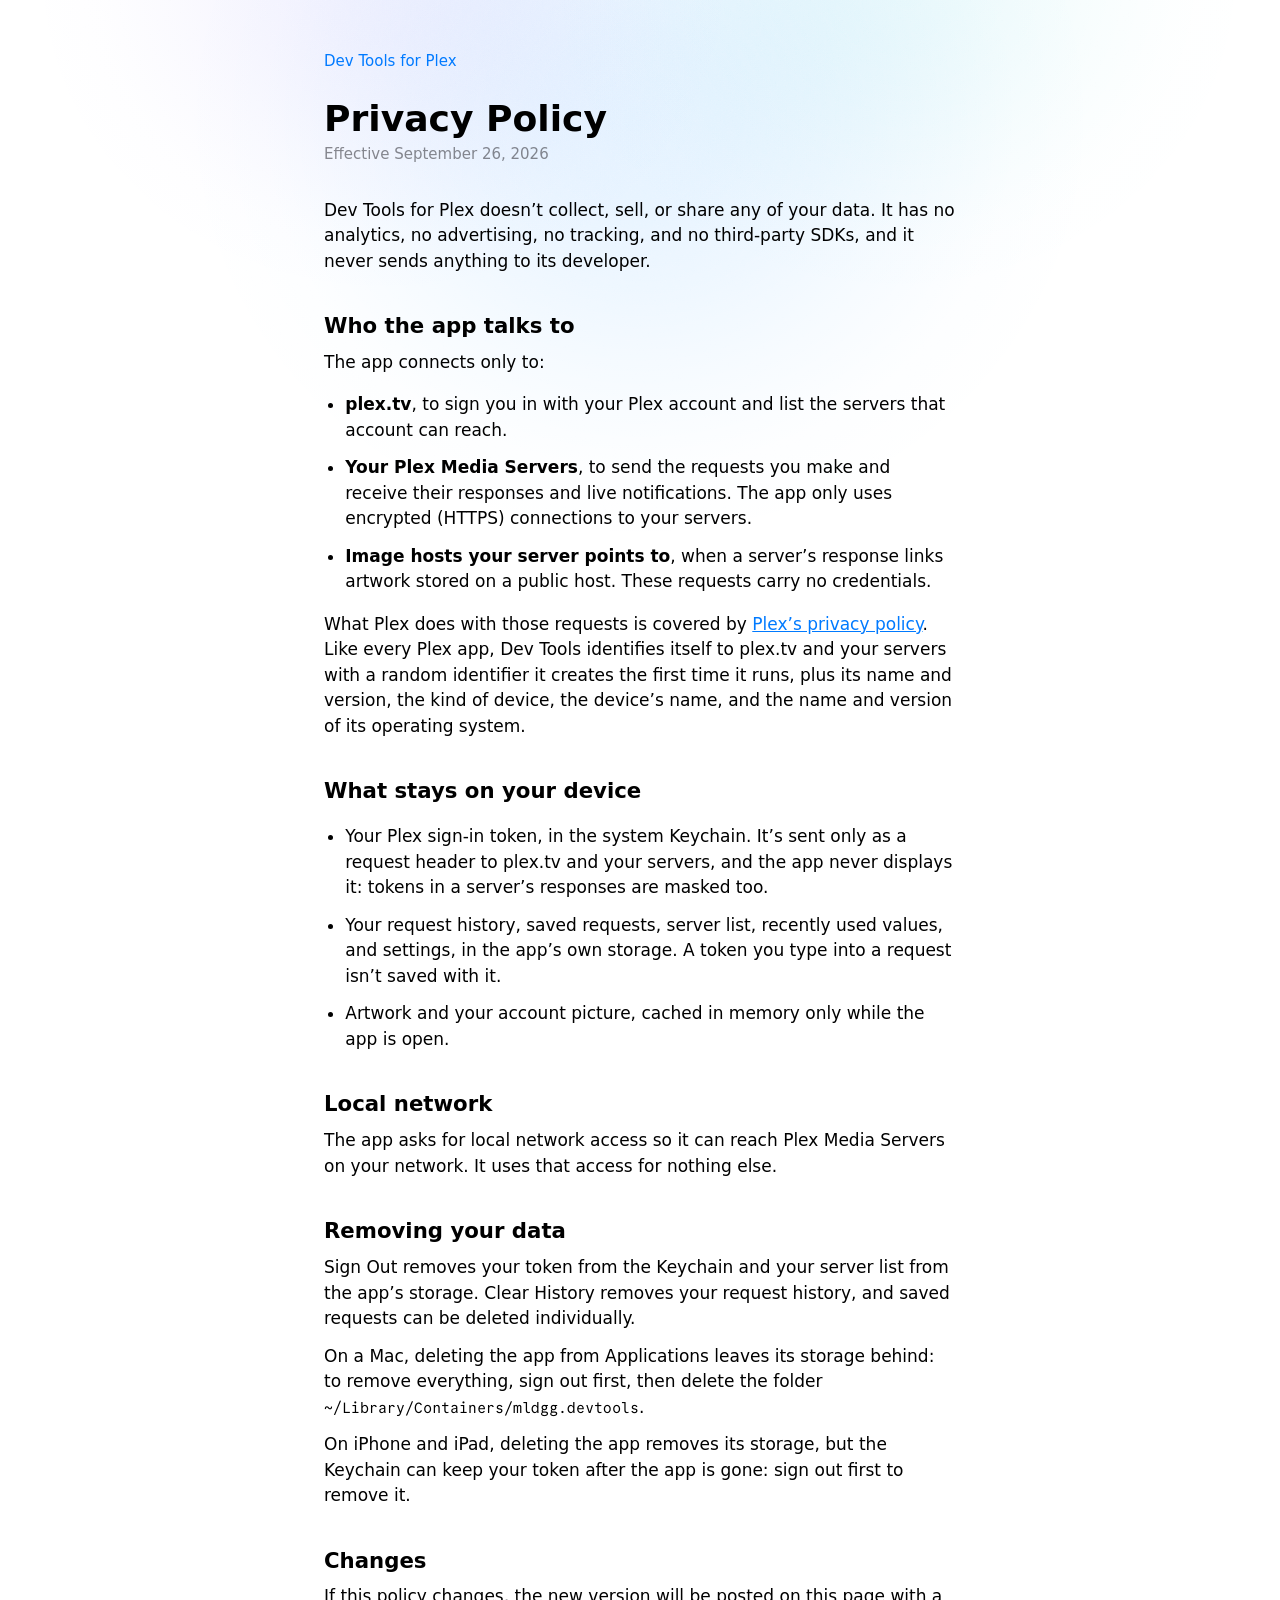
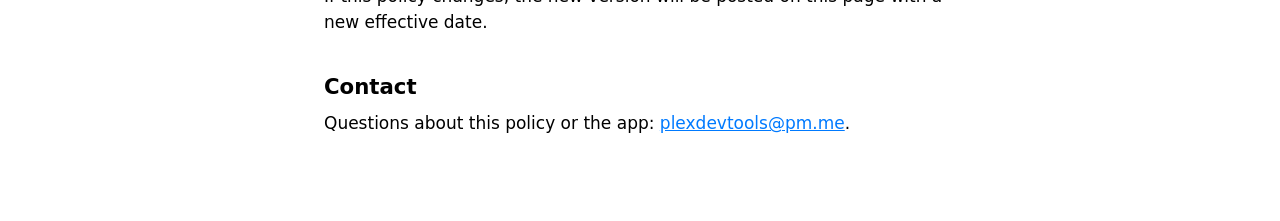
<file: site/privacy.html>
<!doctype html>
<html lang="en">
<head>
  <meta charset="utf-8">
  <meta name="viewport" content="width=device-width, initial-scale=1, viewport-fit=cover">
  <title>Privacy Policy — Dev Tools for Plex</title>
  <link rel="stylesheet" href="style.css">
</head>
<body>
  <main class="document">
    <a class="home" href="index.html">Dev Tools for Plex</a>
    <div class="title">
      <div class="glow" aria-hidden="true"><span class="blue"></span><span class="indigo"></span><span class="teal"></span></div>
      <h1>Privacy Policy</h1>
    </div>
    <p class="updated">Effective September 26, 2026</p>

    <p>Dev Tools for Plex doesn’t collect, sell, or share any of your data. It has no analytics, no advertising, no tracking, and no third-party SDKs, and it never sends anything to its developer.</p>

    <h2>Who the app talks to</h2>
    <p>The app connects only to:</p>
    <ul>
      <li><strong>plex.tv</strong>, to sign you in with your Plex account and list the servers that account can reach.</li>
      <li><strong>Your Plex Media Servers</strong>, to send the requests you make and receive their responses and live notifications. The app only uses encrypted (HTTPS) connections to your servers.</li>
      <li><strong>Image hosts your server points to</strong>, when a server’s response links artwork stored on a public host. These requests carry no credentials.</li>
    </ul>
    <p>What Plex does with those requests is covered by <a href="https://www.plex.tv/about/privacy-legal/">Plex’s privacy policy</a>. Like every Plex app, Dev Tools identifies itself to plex.tv and your servers with a random identifier it creates the first time it runs, plus its name and version, the kind of device, the device’s name, and the name and version of its operating system.</p>

    <h2>What stays on your device</h2>
    <ul>
      <li>Your Plex sign-in token, in the system Keychain. It’s sent only as a request header to plex.tv and your servers, and the app never displays it: tokens in a server’s responses are masked too.</li>
      <li>Your request history, saved requests, server list, recently used values, and settings, in the app’s own storage. A token you type into a request isn’t saved with it.</li>
      <li>Artwork and your account picture, cached in memory only while the app is open.</li>
    </ul>

    <h2>Local network</h2>
    <p>The app asks for local network access so it can reach Plex Media Servers on your network. It uses that access for nothing else.</p>

    <h2>Removing your data</h2>
    <p>Sign Out removes your token from the Keychain and your server list from the app’s storage. Clear History removes your request history, and saved requests can be deleted individually.</p>
    <p>On a Mac, deleting the app from Applications leaves its storage behind: to remove everything, sign out first, then delete the folder <code>~/Library/Containers/mldgg.devtools</code>.</p>
    <p>On iPhone and iPad, deleting the app removes its storage, but the Keychain can keep your token after the app is gone: sign out first to remove it.</p>

    <h2>Changes</h2>
    <p>If this policy changes, the new version will be posted on this page with a new effective date.</p>

    <h2>Contact</h2>
    <p>Questions about this policy or the app: <a href="mailto:plexdevtools@pm.me">plexdevtools@pm.me</a>.</p>
  </main>
</body>
</html>
</file>
<file: site/style.css>
:root {
  color-scheme: light dark;
  --background: #fff;
  --label: #000;
  --secondary-label: rgb(60 60 67 / 0.6);
  --tertiary-label: rgb(60 60 67 / 0.3);
  --fill: rgb(118 118 128 / 0.12);
  --separator: rgb(60 60 67 / 0.29);
  --accent: #007aff;
  --mesh-indigo: rgb(97 85 245 / 0.08);
  --mesh-blue: rgb(0 136 255 / 0.1);
  --mesh-teal: rgb(0 195 208 / 0.07);
}

@media (prefers-color-scheme: dark) {
  :root {
    --background: #000;
    --label: #fff;
    --secondary-label: rgb(235 235 245 / 0.6);
    --tertiary-label: rgb(235 235 245 / 0.3);
    --fill: rgb(118 118 128 / 0.24);
    --separator: rgb(84 84 88 / 0.6);
    --accent: #0a84ff;
    --mesh-indigo: rgb(109 124 255 / 0.16);
    --mesh-blue: rgb(0 145 255 / 0.2);
    --mesh-teal: rgb(0 210 224 / 0.14);
  }
}

* {
  box-sizing: border-box;
}

@font-face {
  font-family: "Commit Mono";
  src: url("fonts/CommitMono-Bold.otf") format("opentype");
  font-weight: 700;
  font-display: block;
}

@font-face {
  font-family: "Commit Mono";
  src: url("fonts/CommitMono-Regular.otf") format("opentype");
  font-weight: 400;
  font-display: block;
}

/* Keeps body's overflow from propagating to the viewport, so body can clip
   the title's glow without stopping the page from scrolling. */
html {
  overflow: auto;
  background: var(--background);
  color: var(--label);
  font: 17px/1.5 -apple-system, BlinkMacSystemFont, system-ui, sans-serif;
  -webkit-font-smoothing: antialiased;
  -webkit-text-size-adjust: 100%;
}

body {
  position: relative;
  overflow: clip;
  margin: 0;
  min-height: 100vh;
  min-height: 100dvh;
  display: flex;
  flex-direction: column;
}

/* The iOS app's well (TopWash in WellBackground.swift), gathered around the
   title instead of the top edge: the accent behind it, indigo up to its
   leading side, teal up to its trailing side. CSS has no mesh gradient, so
   it's three overlapping radial glows, each its own layer so each can drift
   on a transform. Each falls off along a smoothstep: a linear ramp to
   transparent stops with a crease that reads as a band. */
.title {
  position: relative;
}

.glow {
  position: absolute;
  top: 50%;
  left: 50%;
  z-index: -1;
  width: clamp(700px, 100vw, 1400px);
  aspect-ratio: 5 / 4;
  translate: -50% -50%;
  pointer-events: none;
}

.glow span {
  position: absolute;
  inset: 0;
}

.glow .blue {
  background: radial-gradient(
    ellipse 36% 42% at 50% 50%,
    var(--mesh-blue),
    color-mix(in srgb, var(--mesh-blue) 90%, transparent) 20%,
    color-mix(in srgb, var(--mesh-blue) 65%, transparent) 40%,
    color-mix(in srgb, var(--mesh-blue) 35%, transparent) 60%,
    color-mix(in srgb, var(--mesh-blue) 10%, transparent) 80%,
    transparent
  );
}

.glow .indigo {
  background: radial-gradient(
    ellipse 28% 32% at 30% 36%,
    var(--mesh-indigo),
    color-mix(in srgb, var(--mesh-indigo) 90%, transparent) 20%,
    color-mix(in srgb, var(--mesh-indigo) 65%, transparent) 40%,
    color-mix(in srgb, var(--mesh-indigo) 35%, transparent) 60%,
    color-mix(in srgb, var(--mesh-indigo) 10%, transparent) 80%,
    transparent
  );
}

.glow .teal {
  background: radial-gradient(
    ellipse 28% 32% at 70% 36%,
    var(--mesh-teal),
    color-mix(in srgb, var(--mesh-teal) 90%, transparent) 20%,
    color-mix(in srgb, var(--mesh-teal) 65%, transparent) 40%,
    color-mix(in srgb, var(--mesh-teal) 35%, transparent) 60%,
    color-mix(in srgb, var(--mesh-teal) 10%, transparent) 80%,
    transparent
  );
}

/* Grain over the glow: fine single-octave noise, so it reads as texture
   rather than blotches. Overlay leaves pure white and black untouched, so
   it only shows where there's colour. */
body::after {
  content: "";
  position: absolute;
  inset: 0;
  z-index: -1;
  pointer-events: none;
  background: url("data:image/svg+xml,%3Csvg xmlns='http://www.w3.org/2000/svg' width='160' height='160'%3E%3Cfilter id='n'%3E%3CfeTurbulence type='fractalNoise' baseFrequency='1.6' numOctaves='1' stitchTiles='stitch'/%3E%3CfeColorMatrix type='saturate' values='0'/%3E%3CfeComponentTransfer%3E%3CfeFuncR type='linear' slope='2' intercept='-0.5'/%3E%3CfeFuncG type='linear' slope='2' intercept='-0.5'/%3E%3CfeFuncB type='linear' slope='2' intercept='-0.5'/%3E%3C/feComponentTransfer%3E%3C/filter%3E%3Crect width='100%25' height='100%25' filter='url(%23n)'/%3E%3C/svg%3E");
  mix-blend-mode: overlay;
  opacity: 0.2;
}

@media (prefers-contrast: more) {
  .glow {
    display: none;
  }

  body::after {
    content: none;
  }
}

a {
  color: var(--accent);
}

main {
  flex: 1;
  width: 100%;
  margin: 0 auto;
  padding: 0 24px;
}

.landing {
  max-width: 1040px;
  display: flex;
  flex-direction: column;
  align-items: center;
  justify-content: center;
  gap: 56px;
  padding-block: 72px 48px;
}

.landing .title {
  max-width: 24rem;
  text-align: center;
}

/* The page opens like a terminal: the glow blooms, a caret blinks, the
   title types itself out, and the rest rises in once it's done. Every delay
   below counts from load against that timeline. */
.landing .glow {
  animation: glow-bloom 1800ms cubic-bezier(0.19, 1, 0.22, 1) both;
}

/* Each glow wanders on its own period, so the mesh never repeats. */
.landing .glow span {
  animation: drift var(--period) ease-in-out infinite alternate;
}

.landing .glow .blue {
  --period: 17s;
  --to: 4% -5%;
  --grow: 1.08;
}

.landing .glow .indigo {
  --period: 23s;
  --to: 8% 6%;
  --grow: 1.14;
}

.landing .glow .teal {
  --period: 19s;
  --to: -8% 5%;
  --grow: 1.1;
}

@keyframes glow-bloom {
  from {
    opacity: 0;
    scale: 0.85;
  }
}

@keyframes drift {
  to {
    translate: var(--to);
    scale: var(--grow);
  }
}

.landing h1 {
  position: relative;
  display: inline-block;
  margin: 0;
  font: 700 1.25rem/1.2 "Commit Mono", ui-monospace, monospace;
}

/* Revealed one character at a time: in a monospace face each step of the
   clip is exactly one glyph, so the step count must equal the title's
   length. */
.typed {
  display: inline-block;
  animation: type 900ms steps(18, jump-end) 600ms both;
}

.landing h1::after {
  content: "";
  position: absolute;
  top: 0.05em;
  left: 0;
  width: 1ch;
  height: 1.1em;
  background: var(--accent);
  opacity: 0;
  animation:
    caret-follow 900ms steps(18, jump-end) 600ms both,
    caret-blink 2600ms step-end both;
}

@keyframes type {
  from {
    clip-path: inset(0 100% 0 0);
  }
  to {
    clip-path: inset(0);
  }
}

@keyframes caret-follow {
  from {
    translate: 0;
  }
  to {
    translate: 18ch;
  }
}

/* One blink while it waits, solid while it types, two blinks, then gone. */
@keyframes caret-blink {
  0% { opacity: 1; }
  12% { opacity: 0; }
  20% { opacity: 1; }
  62% { opacity: 0; }
  72% { opacity: 1; }
  82% { opacity: 0; }
  90% { opacity: 1; }
  100% { opacity: 0; }
}

.subtitle {
  margin: 12px 0 0;
  text-wrap: balance;
  color: var(--secondary-label);
  font: 400 0.875rem/1.5 -apple-system, BlinkMacSystemFont, system-ui, sans-serif;
  animation: rise-in 800ms cubic-bezier(0.19, 1, 0.22, 1) 1500ms both;
}

.download {
  display: inline-flex;
  align-items: center;
  gap: 8px;
  margin-top: 24px;
  padding: 10px 20px 10px 16px;
  border-radius: 999px;
  /* Apple's button blue: white on it clears 4.5:1, which system blue doesn't. */
  background: #0071e3;
  color: #fff;
  font-size: 0.9375rem;
  font-weight: 600;
  text-decoration: none;
  transition: transform 150ms cubic-bezier(0.25, 0.46, 0.45, 0.94), filter 150ms ease;
  /* Backwards only: a filled animation would override the press and hover
     transitions on transform and filter once it ends. */
  animation: rise-in 800ms cubic-bezier(0.19, 1, 0.22, 1) 1580ms backwards;
}

.download svg {
  width: 16px;
  height: 16px;
}

@media (hover: hover) and (pointer: fine) {
  .download:hover {
    transform: scale(1.02);
    filter: brightness(1.1);
  }
}

.download:active {
  transform: scale(0.97);
}

.download:focus-visible {
  outline: 2px solid var(--accent);
  outline-offset: 3px;
}

.version {
  margin: 10px 0 0;
  color: var(--secondary-label);
  font-size: 0.75rem;
  animation: rise-in 800ms cubic-bezier(0.19, 1, 0.22, 1) 1660ms both;
}

@keyframes rise-in {
  from {
    opacity: 0;
    transform: translateY(8px);
    filter: blur(4px);
  }
}

@keyframes fade-in {
  from {
    opacity: 0;
  }
}

@keyframes video-in {
  from {
    opacity: 0;
    translate: 0 24px;
    scale: 0.97;
  }
}

/* Reduced motion keeps the page's arrival as a fade: nothing moves, types,
   blinks, or drifts. */
@media (prefers-reduced-motion: reduce) {
  .landing .glow {
    animation: fade-in 800ms ease both;
  }

  .landing .glow span {
    animation: none;
  }

  .typed {
    animation: none;
  }

  .landing h1::after {
    display: none;
  }

  .subtitle,
  .version,
  .video {
    animation: fade-in 400ms ease 100ms both;
  }

  .download {
    animation: fade-in 400ms ease 100ms backwards;
  }
}

@media (min-width: 960px) {
  .landing {
    max-width: 1180px;
    flex-direction: row;
    gap: 104px;
  }

  /* Sized by its text, not a fixed basis: a fixed column in rem wraps the
     subtitle to three short lines. */
  .landing .title {
    flex: none;
    text-align: left;
  }

  .landing h1 {
    font-size: 1.5rem;
  }

  .subtitle {
    max-width: 34ch;
    margin-top: 16px;
    font-size: 0.9375rem;
  }

  .video {
    flex: 0 1 720px;
    min-width: 0;
  }
}

.video {
  animation: video-in 1000ms cubic-bezier(0.19, 1, 0.22, 1) 1700ms both;
  width: 100%;
  max-width: 720px;
  aspect-ratio: 16 / 10;
  border-radius: 14px;
  overflow: hidden;
  background: var(--fill);
  box-shadow: 0 0 0 0.5px var(--separator);
}

.video video {
  display: block;
  width: 100%;
  height: 100%;
  object-fit: cover;
}

footer {
  padding: 20px 24px;
  text-align: center;
  font-size: 11px;
}

footer a {
  color: var(--tertiary-label);
  text-decoration: none;
}

footer a + a {
  margin-left: 16px;
}

footer a:hover,
footer a:focus-visible {
  text-decoration: underline;
}

.document {
  max-width: 40rem;
  padding-block: 48px 72px;
}

.document .home {
  font-size: 15px;
  text-decoration: none;
}

.document h1 {
  margin: 24px 0 4px;
  font-size: 2.125rem;
  line-height: 1.15;
}

.document .updated {
  margin: 0 0 32px;
  color: var(--secondary-label);
  font-size: 15px;
}

.document h2 {
  margin: 36px 0 8px;
  font-size: 1.25rem;
}

.document p,
.document li {
  margin: 0 0 12px;
}

.document ul {
  padding-left: 1.25em;
}

.document code {
  font: 400 0.875em "Commit Mono", ui-monospace, monospace;
}
</file>
